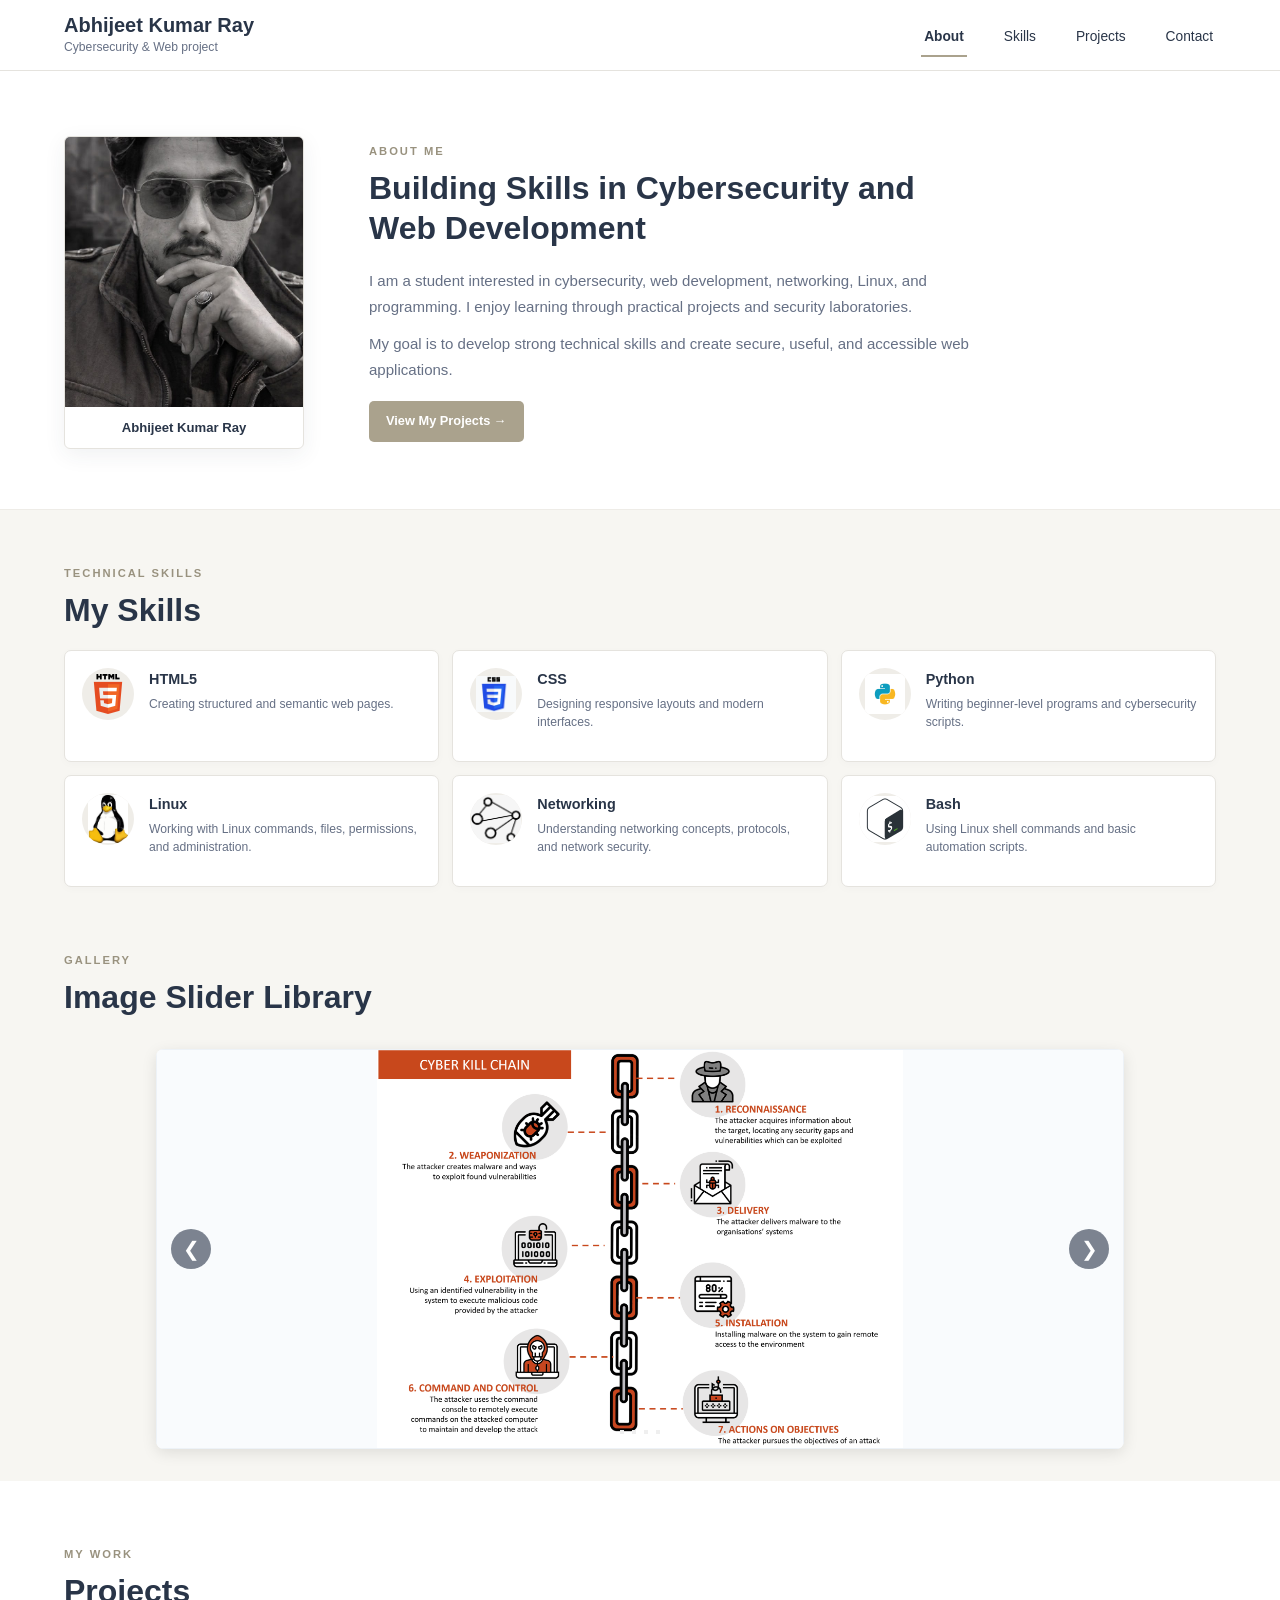
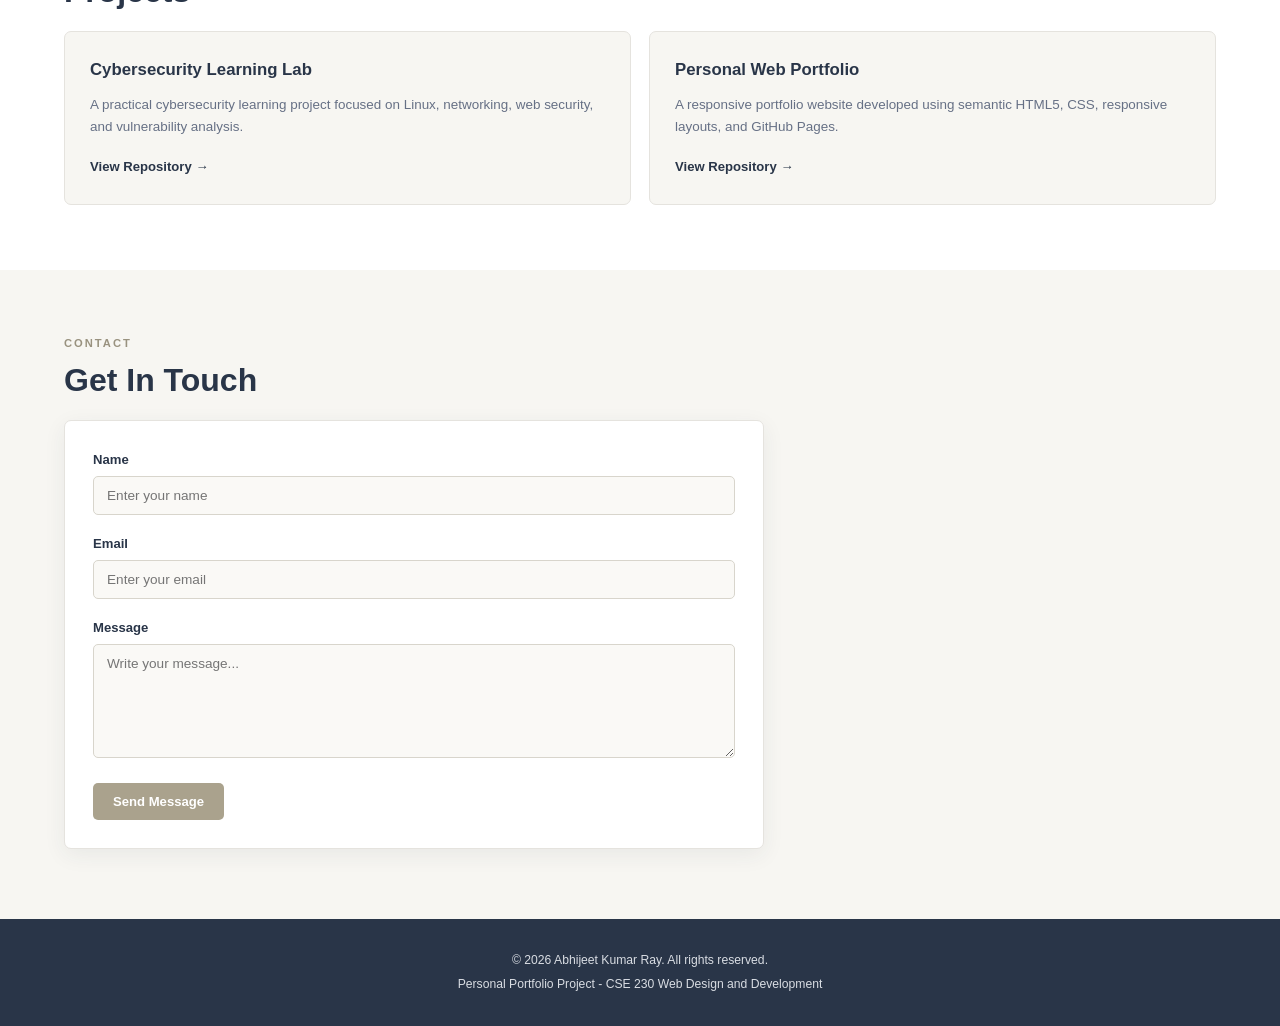
<file: index.html>
<!DOCTYPE html>
<html lang="en">

<head>
    <meta charset="UTF-8">

    <meta name="viewport" content="width=device-width, initial-scale=1.0">

    <meta name="description" content="Personal portfolio of Abhijeet Kumar Ray, a cybersecurity and web development student">

    <title>Abhijeet Kumar Ray - Personal Portfolio</title>

    <link rel="stylesheet" href="Semantic-elements.css">
</head>

<body>

    <!-- ================= HEADER ================= -->

    <header class="site-header">

        <div class="header-container">

            <div class="logo-area">
                <h1>Abhijeet Kumar Ray</h1>
                <p>Cybersecurity &amp; Web project</p>
            </div>

            <nav aria-label="Primary Navigation">
                <ul class="navigation">
                    <li>
                        <a href="#about" class="active">About</a>
                    </li>

                    <li>
                        <a href="#skills">Skills</a>
                    </li>

                    <li>
                        <a href="#projects">Projects</a>
                    </li>

                    <li>
                        <a href="#contact">Contact</a>
                    </li>
                </ul>
            </nav>

        </div>

    </header>


    <!-- ================= MAIN ================= -->

    <main>

        <!-- ================= ABOUT SECTION ================= -->

        <section id="about" class="about-section">

            <div class="container about-container">

                <figure class="profile-card">

                    <img src="Bio.jpeg" alt="Portrait of Abhijeet Kumar Ray">

                    <figcaption>
                        Abhijeet Kumar Ray
                    </figcaption>

                </figure>


                <div class="about-content">

                    <p class="section-label">
                        ABOUT ME
                    </p>

                    <h2>
                        Building Skills in Cybersecurity and Web Development
                    </h2>

                    <p>
                        I am a student interested in cybersecurity, web development, networking, Linux, and programming. I enjoy learning through practical projects and security laboratories.
                    </p>

                    <p>
                        My goal is to develop strong technical skills and create secure, useful, and accessible web applications.
                    </p>

                    <a href="#projects" class="primary-button">
                        View My Projects →
                    </a>

                </div>

            </div>

        </section>


        <!-- ================= SKILLS SECTION ================= -->

        <section id="skills" class="skills-section">

            <div class="container">

                <p class="section-label">
                    TECHNICAL SKILLS
                </p>

                <h2>
                    My Skills
                </h2>


                <div class="skills-grid">

                    <!-- HTML5 -->

                    <article class="skill-card">

                        <div class="skill-icon">
                            <img src="HTML5_logo_and_wordmark.svg.png" alt="HTML5 logo" style="height: 60px ; width: 40px;">
                        </div>

                        <div class="skill-content">
                            <h3>HTML5</h3>

                            <p>
                                Creating structured and semantic web pages.
                            </p>
                        </div>

                    </article>


                    <!-- CSS -->

                    <article class="skill-card">

                        <div class="skill-icon">
                            <img src="CSS3_Logo.PNG.webp" alt="CSS3 logo" style="height: 60px ; width: 40px;">
                        </div>

                        <div class="skill-content">
                            <h3>CSS</h3>

                            <p>
                                Designing responsive layouts and modern interfaces.
                            </p>
                        </div>

                    </article>


                    <!-- Python -->

                    <article class="skill-card">

                        <div class="skill-icon">
                            <img src="images.png" alt="Python logo" style="height: 60px ; width: 40px;">
                        </div>

                        <div class="skill-content">
                            <h3>Python</h3>

                            <p>
                                Writing beginner-level programs and cybersecurity scripts.
                            </p>
                        </div>

                    </article>


                    <!-- Linux -->

                    <article class="skill-card">

                        <div class="skill-icon">
                            <img src="images.jpeg" alt="Linux logo" style="height: 60px ; width: 40px;">
                        </div>

                        <div class="skill-content">
                            <h3>Linux</h3>

                            <p>
                                Working with Linux commands, files, permissions, and administration.
                            </p>
                        </div>

                    </article>


                    <!-- Networking -->

                    <article class="skill-card">

                        <div class="skill-icon">

                            <img src="553-5534118_amazon-networking-logo-black-and-white-networking-logo.jpeg" alt="Networking icon" style="height: 80px ; width: 50px;">

                        </div>

                        <div class="skill-content">

                            <h3>Networking</h3>

                            <p>
                                Understanding networking concepts, protocols, and network security.
                            </p>

                        </div>

                    </article>


                    <!-- Bash -->

                    <article class="skill-card">

                        <div class="skill-icon">

                            <img src="imagesbash.png" alt="Bash terminal logo" style="height: 60px ; width: 70px;">

                        </div>

                        <div class="skill-content">

                            <h3>Bash</h3>

                            <p>
                                Using Linux shell commands and basic automation scripts.
                            </p>

                        </div>

                    </article>

                </div>

            </div>

        </section>

        <section id="image-gallery">
            <div class="container">
                <p class="section-label">GALLERY</p>
                <h2>Image Slider Library</h2>

                <!-- === START OF SLIDER SECTION === -->
                <div class="slider-wrapper">
                    <div class="slider-container image-slider" id="sliderContainer" tabindex="0">
                        <!-- The Main Sliding Track -->
                        <div class="slider-track" id="sliderTrack">
                            <!-- Slide 1: Cyber Step -->
                            <div class="slide">
                                <img src="cyber step.png" alt="Cyber security steps diagram">
                            </div>
                            <!-- Slide 2: Splink -->
                            <div class="slide">
                                <img src="splink.jpeg" alt="Dashboard interface">
                            </div>
                            <!-- Slide 3: Workshops -->
                            <div class="slide">
                                <img src="workshops.jpeg" alt="Workshops presentation slide">
                            </div>
                            <!-- Slide 4: Untitled/Advanced Data -->
                            <div class="slide">
                                <img src="Untitled.jpeg" alt="Advanced Data Analytics dashboard">
                            </div>
                        </div>

                        <!-- Navigation Buttons -->
                        <button class="slider-btn prev-btn previous-button" aria-label="Previous Slide">&#10094;</button>
                        <button class="slider-btn next-btn next-button" aria-label="Next Slide">&#10095;</button>

                        <!-- Indicators (Dots) -->
                        <div class="slider-dots slider-indicators" id="sliderIndicators"></div>

                        <!-- Required Status Element for JS -->
                        <div class="slider-status" style="display: none;"></div>
                    </div>
                </div>
                <!-- === END OF SLIDER SECTION === -->
            </div>
        </section>


        <!-- === END OF SLIDER SECTION === -->
        <section id="projects" class="projects-section">

            <div class="container">

                <p class="section-label">
                    MY WORK
                </p>

                <h2>
                    Projects
                </h2>


                <div class="projects-grid">

                    <article class="project-card">

                        <h3>
                            Cybersecurity Learning Lab
                        </h3>

                        <p>
                            A practical cybersecurity learning project focused on Linux, networking, web security, and vulnerability analysis.
                        </p>

                        <a href="https://github.com/AbhijeetCyberX" target="_blank" rel="noopener noreferrer">
                            View Repository →
                        </a>

                    </article>


                    <article class="project-card">

                        <h3>
                            Personal Web Portfolio
                        </h3>

                        <p>
                            A responsive portfolio website developed using semantic HTML5, CSS, responsive layouts, and GitHub Pages.
                        </p>

                        <a href="https://github.com/AbhijeetCyberX?tab=repositories" target="_blank" rel="noopener noreferrer">
                            View Repository →
                        </a>

                    </article>

                </div>

            </div>

        </section>


        <!-- ================= CONTACT ================= -->

        <section id="contact" class="contact-section">

            <div class="container">

                <p class="section-label">
                    CONTACT
                </p>

                <h2>
                    Get In Touch
                </h2>

                <form class="contact-form" action="#" method="post">

                    <div class="form-group">

                        <label for="name">
                            Name
                        </label>

                        <input type="text" id="name" name="name" placeholder="Enter your name" required>

                    </div>


                    <div class="form-group">

                        <label for="email">
                            Email
                        </label>

                        <input type="email" id="email" name="email" placeholder="Enter your email" required>

                    </div>


                    <div class="form-group">

                        <label for="message">
                            Message
                        </label>

                        <textarea id="message" name="message" rows="6" placeholder="Write your message..." required></textarea>

                    </div>


                    <button type="submit">
                        Send Message
                    </button>

                </form>

            </div>

        </section>

    </main>




    <footer class="site-footer">

        <div class="container">

            <p>
                &copy; 2026 Abhijeet Kumar Ray. All rights reserved.
            </p>

            <p>
                Personal Portfolio Project - CSE 230 Web Design and Development
            </p>

        </div>

    </footer>
    <script src="script1.js"></script>
    <script>
        const slider = new ImageSlider("#demo", {
            speed: 500,
            autoplay: false,
            interval: 4000
        });
    </script>

</body>

</html>
</file>
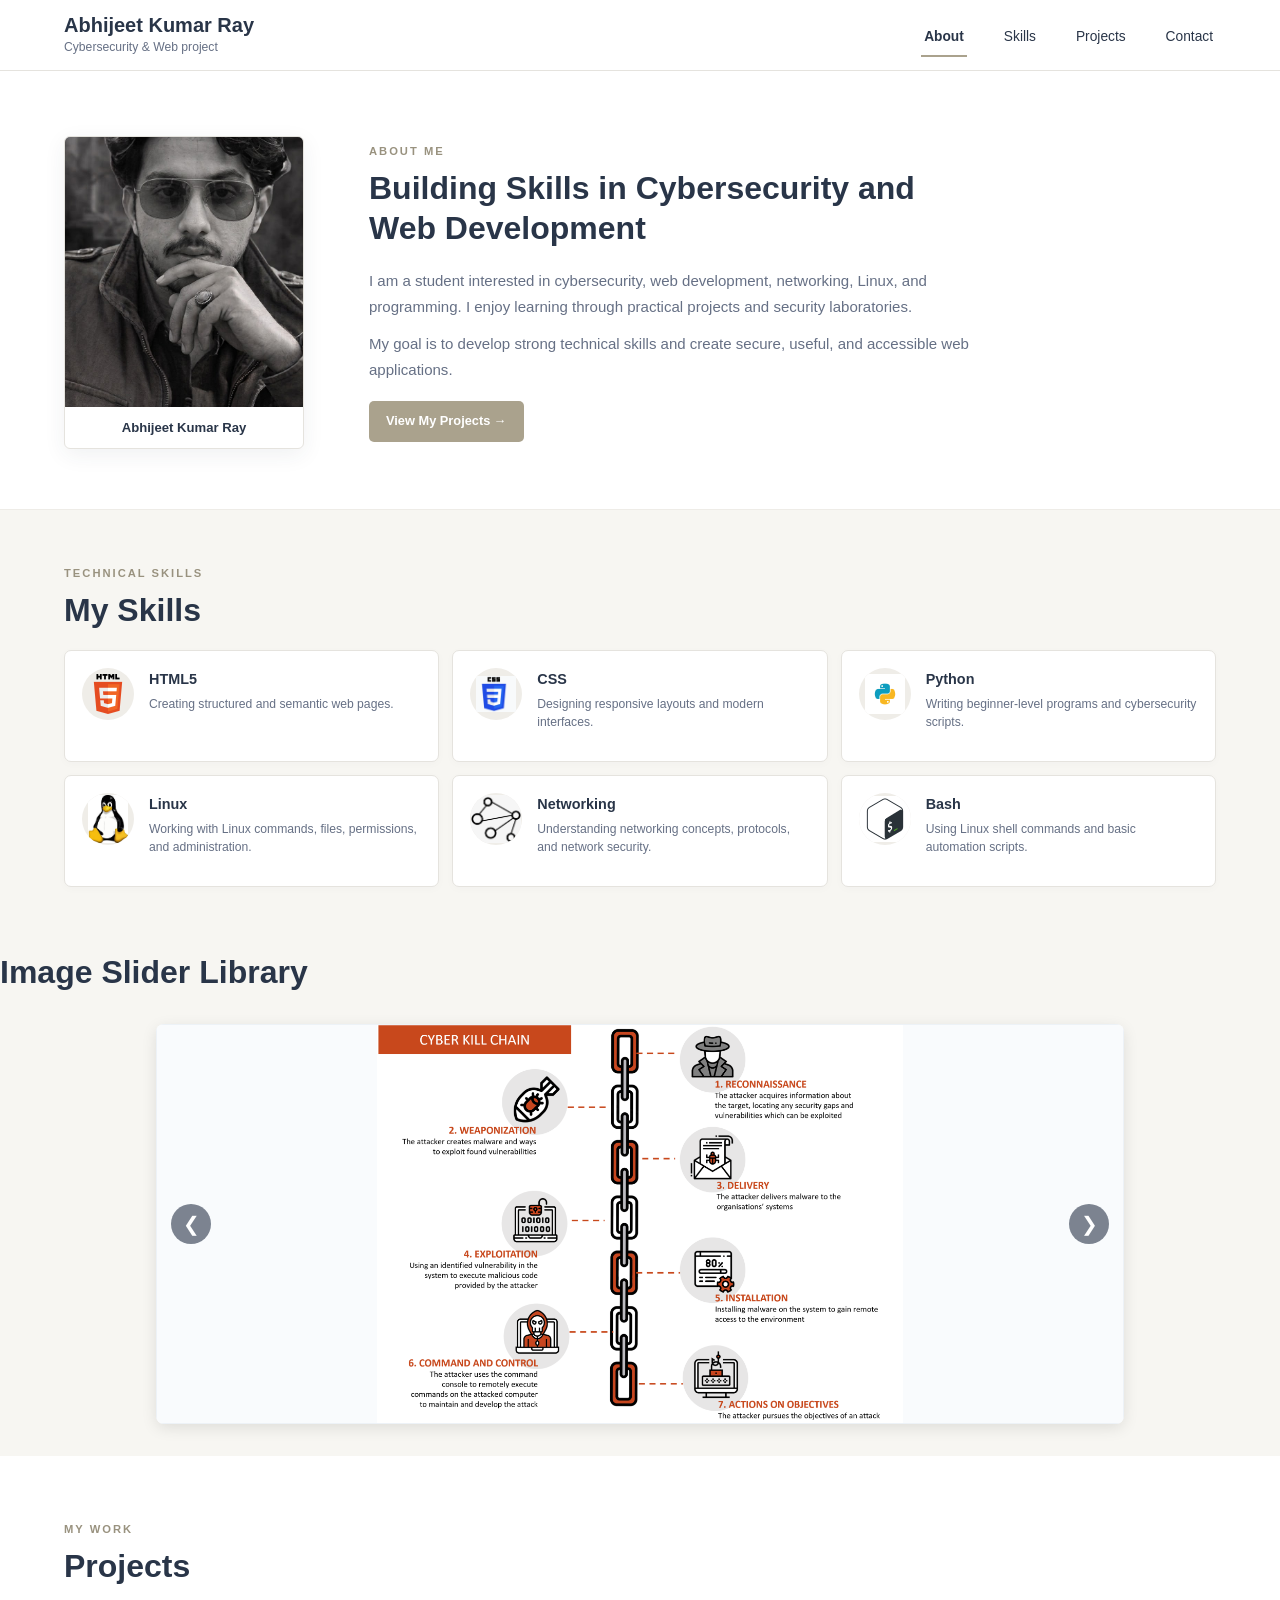
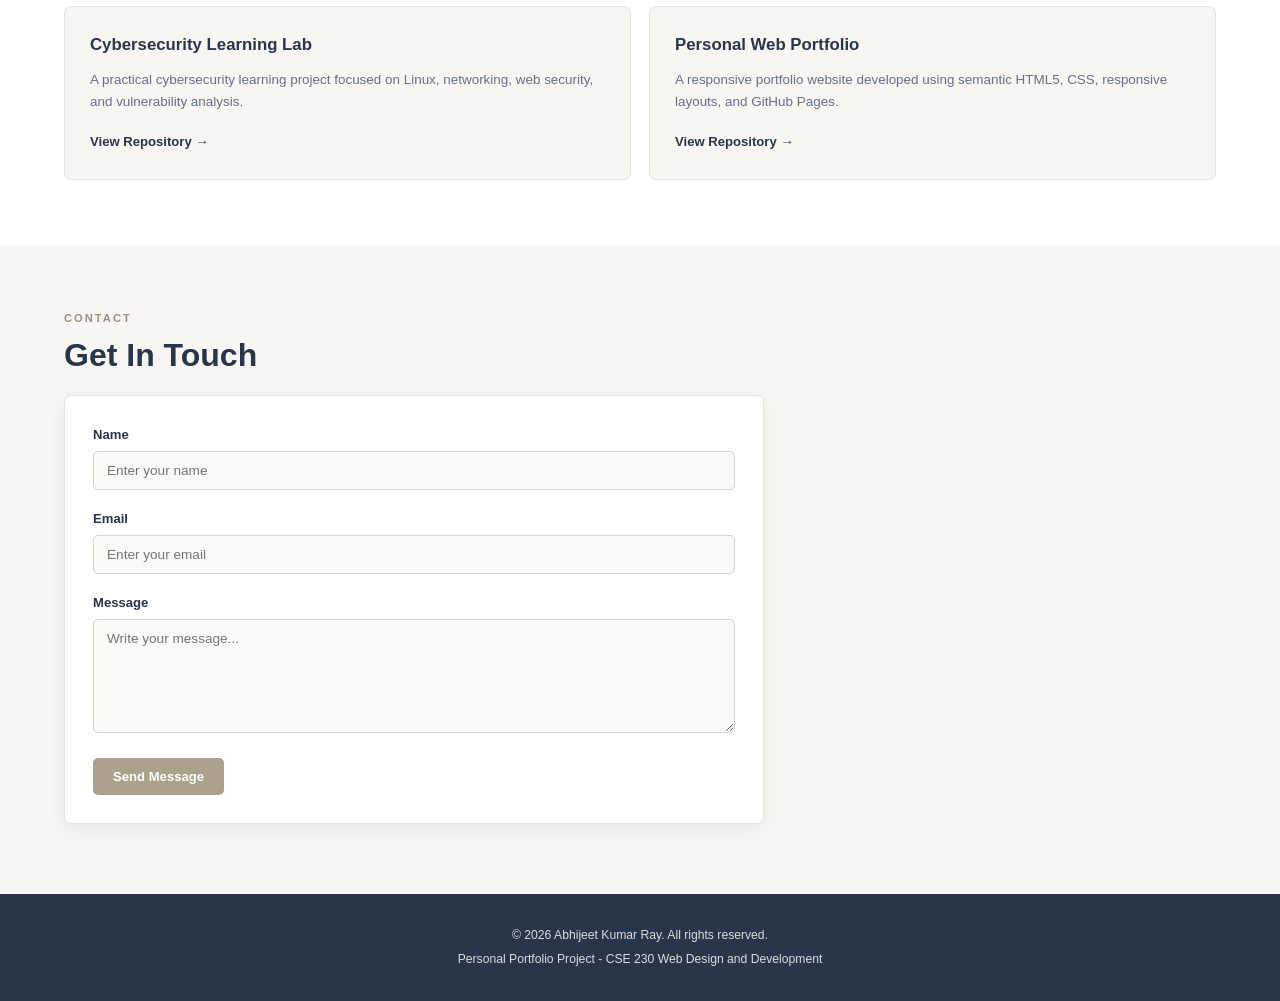
<file: Semnatice-elements.html>
<!DOCTYPE html>
<html lang="en">

<head>
    <meta charset="UTF-8">

    <meta name="viewport" content="width=device-width, initial-scale=1.0">

    <meta name="description" content="Personal portfolio of Abhijeet Kumar Ray, a cybersecurity and web development student">

    <title>Abhijeet Kumar Ray - Personal Portfolio</title>

    <link rel="stylesheet" href="Semantic-elements.css">
</head>

<body>

    <!-- ================= HEADER ================= -->

    <header class="site-header">

        <div class="header-container">

            <div class="logo-area">
                <h1>Abhijeet Kumar Ray</h1>
                <p>Cybersecurity &amp; Web project</p>
            </div>

            <nav aria-label="Primary Navigation">
                <ul class="navigation">
                    <li>
                        <a href="#about" class="active">About</a>
                    </li>

                    <li>
                        <a href="#skills">Skills</a>
                    </li>

                    <li>
                        <a href="#projects">Projects</a>
                    </li>

                    <li>
                        <a href="#contact">Contact</a>
                    </li>
                </ul>
            </nav>

        </div>

    </header>


    <!-- ================= MAIN ================= -->

    <main>

        <!-- ================= ABOUT SECTION ================= -->

        <section id="about" class="about-section">

            <div class="container about-container">

                <figure class="profile-card">

                    <img src="Bio.jpeg" alt="Portrait of Abhijeet Kumar Ray">

                    <figcaption>
                        Abhijeet Kumar Ray
                    </figcaption>

                </figure>


                <div class="about-content">

                    <p class="section-label">
                        ABOUT ME
                    </p>

                    <h2>
                        Building Skills in Cybersecurity and Web Development
                    </h2>

                    <p>
                        I am a student interested in cybersecurity, web development, networking, Linux, and programming. I enjoy learning through practical projects and security laboratories.
                    </p>

                    <p>
                        My goal is to develop strong technical skills and create secure, useful, and accessible web applications.
                    </p>

                    <a href="#projects" class="primary-button">
                        View My Projects →
                    </a>

                </div>

            </div>

        </section>


        <!-- ================= SKILLS SECTION ================= -->

        <section id="skills" class="skills-section">

            <div class="container">

                <p class="section-label">
                    TECHNICAL SKILLS
                </p>

                <h2>
                    My Skills
                </h2>


                <div class="skills-grid">

                    <!-- HTML5 -->

                    <article class="skill-card">

                        <div class="skill-icon">
                            <img src="HTML5_logo_and_wordmark.svg.png" alt="HTML5 logo" style="height: 60px ; width: 40px;">
                        </div>

                        <div class="skill-content">
                            <h3>HTML5</h3>

                            <p>
                                Creating structured and semantic web pages.
                            </p>
                        </div>

                    </article>


                    <!-- CSS -->

                    <article class="skill-card">

                        <div class="skill-icon">
                            <img src="CSS3_Logo.PNG.webp" alt="CSS3 logo" style="height: 60px ; width: 40px;">
                        </div>

                        <div class="skill-content">
                            <h3>CSS</h3>

                            <p>
                                Designing responsive layouts and modern interfaces.
                            </p>
                        </div>

                    </article>


                    <!-- Python -->

                    <article class="skill-card">

                        <div class="skill-icon">
                            <img src="images.png" alt="Python logo" style="height: 60px ; width: 40px;">
                        </div>

                        <div class="skill-content">
                            <h3>Python</h3>

                            <p>
                                Writing beginner-level programs and cybersecurity scripts.
                            </p>
                        </div>

                    </article>


                    <!-- Linux -->

                    <article class="skill-card">

                        <div class="skill-icon">
                            <img src="images.jpeg" alt="Linux logo" style="height: 60px ; width: 40px;">
                        </div>

                        <div class="skill-content">
                            <h3>Linux</h3>

                            <p>
                                Working with Linux commands, files, permissions, and administration.
                            </p>
                        </div>

                    </article>


                    <!-- Networking -->

                    <article class="skill-card">

                        <div class="skill-icon">

                            <img src="553-5534118_amazon-networking-logo-black-and-white-networking-logo.jpeg" alt="Networking icon" style="height: 80px ; width: 50px;">

                        </div>

                        <div class="skill-content">

                            <h3>Networking</h3>

                            <p>
                                Understanding networking concepts, protocols, and network security.
                            </p>

                        </div>

                    </article>


                    <!-- Bash -->

                    <article class="skill-card">

                        <div class="skill-icon">

                            <img src="imagesbash.png" alt="Bash terminal logo" style="height: 60px ; width: 70px;">

                        </div>

                        <div class="skill-content">

                            <h3>Bash</h3>

                            <p>
                                Using Linux shell commands and basic automation scripts.
                            </p>

                        </div>

                    </article>

                </div>

            </div>

        </section>

        <section id="image-gallery">
            <h2>Image Slider Library</h2>

            <!-- === START OF SLIDER SECTION === -->
            <section class="slider-wrapper">
                <div class="slider-container" id="sliderContainer">
                    <!-- The Main Sliding Track -->
                    <div class="slider-track" id="sliderTrack">
                        <!-- Slide 1: Cyber Step -->
                        <div class="slide">
                            <img src="cyber step.png" alt="Cyber security steps diagram">
                        </div>
                        <!-- Slide 2: Splink -->
                        <div class="slide">
                            <img src="splink.jpeg" alt="Dashboard interface">
                        </div>
                        <!-- Slide 3: Workshops -->
                        <div class="slide">
                            <img src="workshops.jpeg" alt="Workshops presentation slide">
                        </div>
                        <!-- Slide 4: Untitled/Advanced Data -->
                        <div class="slide">
                            <img src="Untitled.jpeg" alt="Advanced Data Analytics dashboard">
                        </div>
                    </div>

                    <!-- Navigation Buttons -->
                    <button class="slider-btn prev-btn" id="prevBtn" aria-label="Previous Slide">&#10094;</button>
                    <button class="slider-btn next-btn" id="nextBtn" aria-label="Next Slide">&#10095;</button>

                    <!-- Indicators (Dots) -->
                    <div class="slider-indicators" id="sliderIndicators">
                        <!-- These are generated dynamically by JavaScript -->
                    </div>
                </div>
            </section>
            <!-- === END OF SLIDER SECTION === -->
        </section>
        <!-- Properly closed image-gallery section here -->


        <!-- === END OF SLIDER SECTION === -->
        <section id="projects" class="projects-section">

            <div class="container">

                <p class="section-label">
                    MY WORK
                </p>

                <h2>
                    Projects
                </h2>


                <div class="projects-grid">

                    <article class="project-card">

                        <h3>
                            Cybersecurity Learning Lab
                        </h3>

                        <p>
                            A practical cybersecurity learning project focused on Linux, networking, web security, and vulnerability analysis.
                        </p>

                        <a href="https://github.com/AbhijeetCyberX" target="_blank" rel="noopener noreferrer">
                            View Repository →
                        </a>

                    </article>


                    <article class="project-card">

                        <h3>
                            Personal Web Portfolio
                        </h3>

                        <p>
                            A responsive portfolio website developed using semantic HTML5, CSS, responsive layouts, and GitHub Pages.
                        </p>

                        <a href="https://github.com/AbhijeetCyberX?tab=repositories" target="_blank" rel="noopener noreferrer">
                            View Repository →
                        </a>

                    </article>

                </div>

            </div>

        </section>


        <!-- ================= CONTACT ================= -->

        <section id="contact" class="contact-section">

            <div class="container">

                <p class="section-label">
                    CONTACT
                </p>

                <h2>
                    Get In Touch
                </h2>

                <form class="contact-form" action="#" method="post">

                    <div class="form-group">

                        <label for="name">
                            Name
                        </label>

                        <input type="text" id="name" name="name" placeholder="Enter your name" required>

                    </div>


                    <div class="form-group">

                        <label for="email">
                            Email
                        </label>

                        <input type="email" id="email" name="email" placeholder="Enter your email" required>

                    </div>


                    <div class="form-group">

                        <label for="message">
                            Message
                        </label>

                        <textarea id="message" name="message" rows="6" placeholder="Write your message..." required></textarea>

                    </div>


                    <button type="submit">
                        Send Message
                    </button>

                </form>

            </div>

        </section>

    </main>




    <footer class="site-footer">

        <div class="container">

            <p>
                &copy; 2026 Abhijeet Kumar Ray. All rights reserved.
            </p>

            <p>
                Personal Portfolio Project - CSE 230 Web Design and Development
            </p>

        </div>

    </footer>
    <script src="script1.js"></script>
    <script>
        const slider = new ImageSlider("#demo", {
            speed: 500,
            autoplay: false,
            interval: 4000
        });
    </script>

</body>

</html>
</file>
